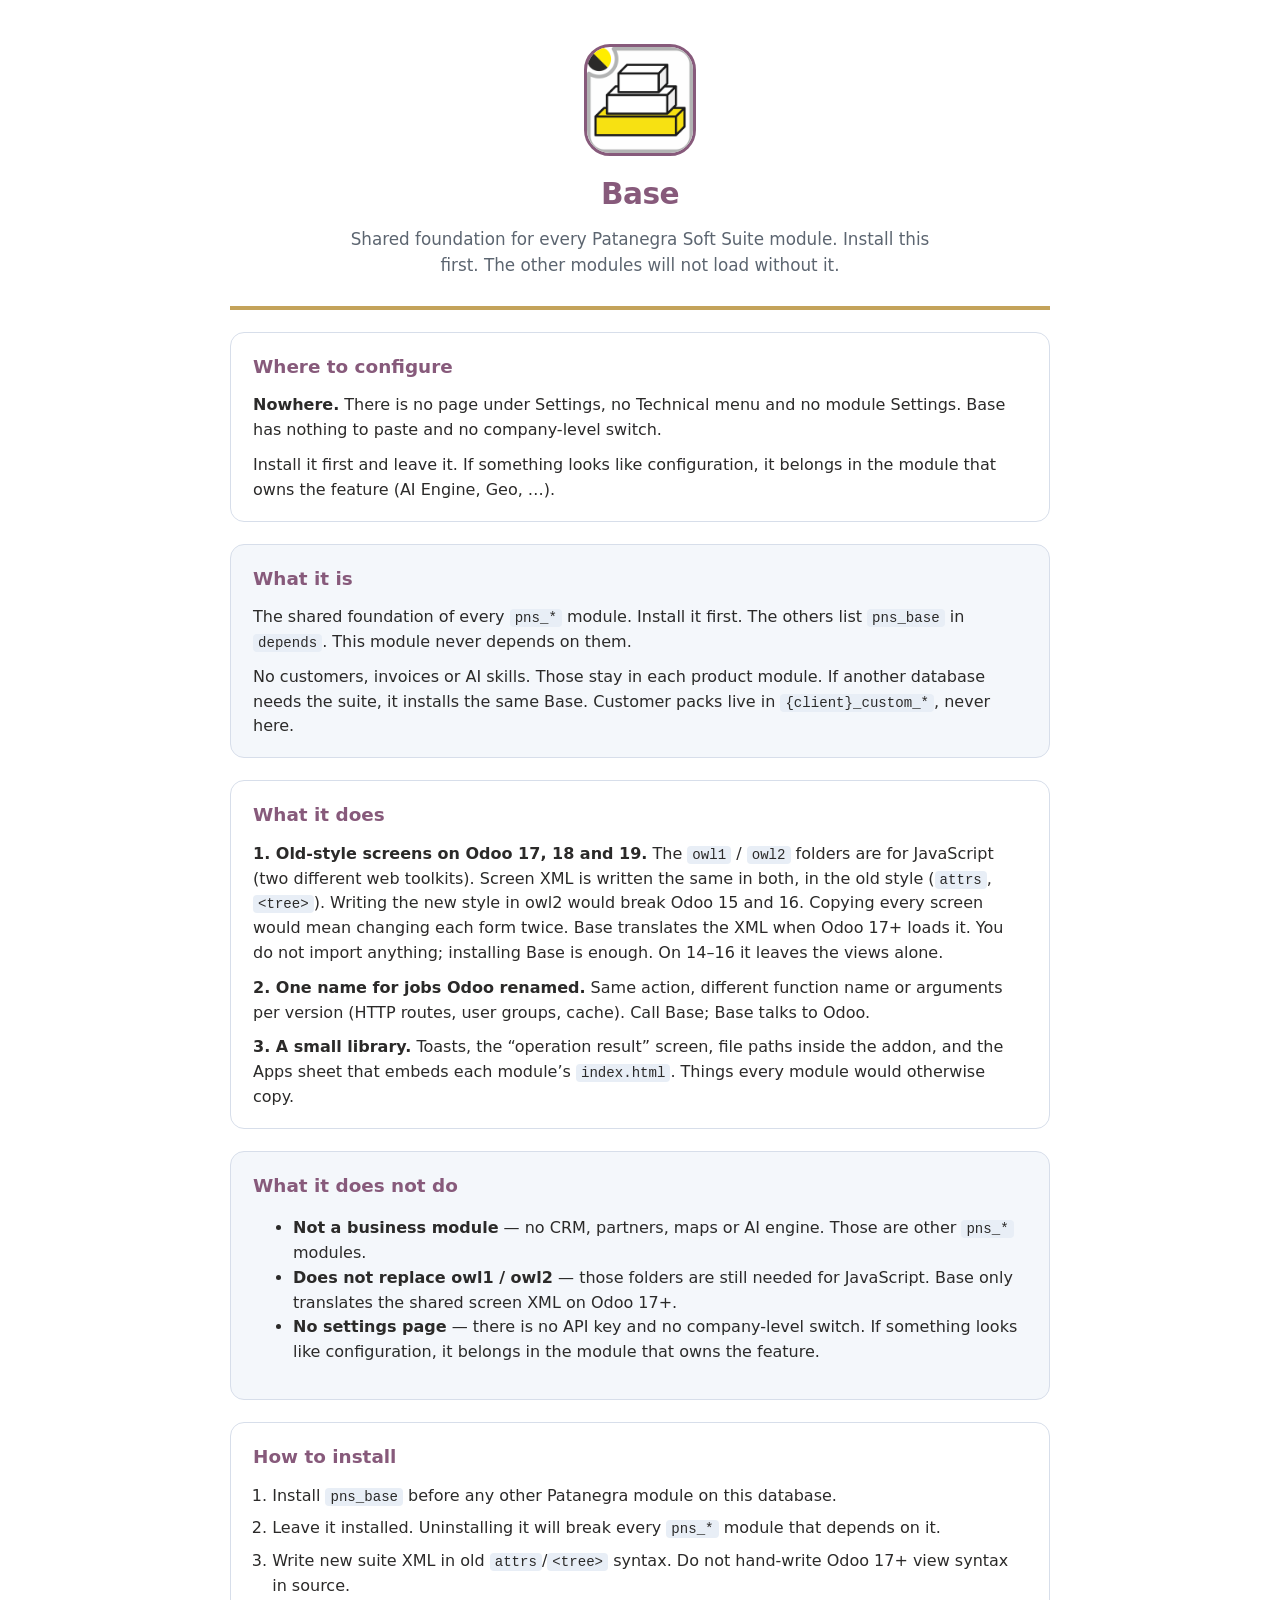
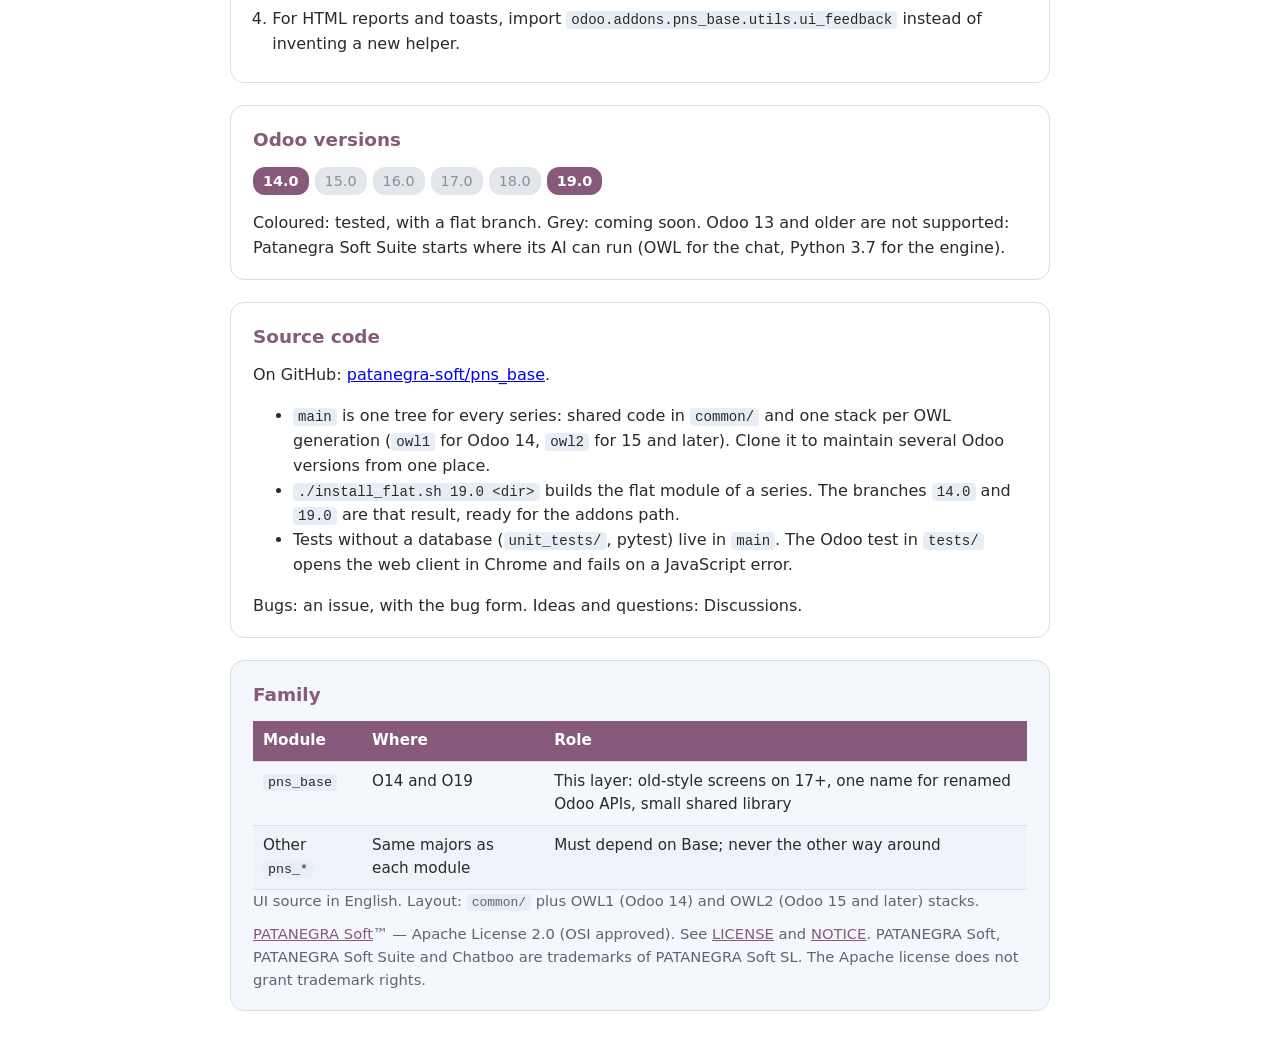
<file: static/description/index.html>
<!DOCTYPE html>
<html lang="en">
<head>
<meta charset="utf-8"/>
<meta http-equiv="Content-Type" content="text/html; charset=utf-8"/>
<meta name="tdm-reservation" content="0"/>
<title>Base</title>
</head>
<body>
<style>
  .pns-apps {
    --apps-brand: #875A7B;
    --apps-accent: #C4A35A;
    --apps-ink: #2B2A29;
    --apps-muted: #5c6570;
    --apps-line: #d7deea;
    --apps-paper: #f4f7fb;
    max-width: 820px;
    margin: 0 auto;
    padding: 28px 20px 40px;
    color: var(--apps-ink);
    font-family: "Segoe UI", system-ui, -apple-system, sans-serif;
    line-height: 1.55;
  }
  .pns-apps * { box-sizing: border-box; }
  .pns-apps-hero {
    text-align: center;
    padding: 8px 0 28px;
    border-bottom: 4px solid var(--apps-accent);
  }
  .pns-apps-hero img {
    width: 112px;
    height: 112px;
    border-radius: 26px;
    border: 3px solid var(--apps-brand);
    background: #fff;
    display: block;
    margin: 0 auto 16px;
  }
  .pns-apps-hero h1 {
    margin: 0 0 8px;
    color: var(--apps-brand);
    font-size: 1.85rem;
    font-weight: 700;
    letter-spacing: -0.02em;
  }
  .pns-apps-hero p {
    margin: 0 auto;
    max-width: 36em;
    color: var(--apps-muted);
    font-size: 1.05rem;
  }
  .pns-apps-card {
    margin-top: 22px;
    padding: 20px 22px 18px;
    background: #fff;
    border: 1px solid var(--apps-line);
    border-radius: 14px;
  }
  .pns-apps-card.alt { background: var(--apps-paper); }
  .pns-apps-card h2 {
    margin: 0 0 12px;
    color: var(--apps-brand);
    font-size: 1.15rem;
  }
  .pns-apps-card p { margin: 0 0 10px; }
  .pns-apps-card p:last-child { margin-bottom: 0; }
  .pns-apps-grid { display: block; }
  .pns-apps-grid ul { margin: 0; padding-left: 1.15em; }
  .pns-apps-grid li { margin: 0 0 10px; }
  .pns-apps-grid li:last-child { margin-bottom: 0; }
  .pns-apps-steps { margin: 0; padding-left: 1.2em; }
  .pns-apps-steps li { margin: 0 0 8px; }
  .pns-apps table {
    width: 100%;
    border-collapse: collapse;
    font-size: 0.95rem;
  }
  .pns-apps th, .pns-apps td {
    text-align: left;
    padding: 8px 10px;
    border-bottom: 1px solid var(--apps-line);
    vertical-align: top;
  }
  .pns-apps th { background: var(--apps-brand); color: #fff; font-weight: 600; }
  .pns-apps tr:nth-child(even) td { background: #eef3f9; }
  .pns-apps code {
    font-family: Consolas, "Courier New", monospace;
    font-size: 0.88em;
    background: #e8eef6;
    padding: 1px 5px;
    border-radius: 4px;
  }
  .pns-apps-foot { margin-top: 18px; color: var(--apps-muted); font-size: 0.92rem; }
  .pns-apps-foot a { color: var(--apps-brand); }
  .pns-apps-series { margin: 4px 0 10px; }
  .pns-apps-series span {
    display: inline-block;
    margin: 0 6px 6px 0;
    padding: 3px 10px;
    border-radius: 12px;
    font-size: 0.9rem;
    font-weight: 600;
    background: var(--apps-brand);
    color: #fff;
  }
  .pns-apps-series span.soon { background: #e3e6ea; color: #8a9099; font-weight: 400; }
  @media (min-width: 700px) {
    .pns-apps-grid { display: grid; grid-template-columns: 1fr 1fr; gap: 0 28px; }
  }
</style>
<div class="pns-apps">
  <header class="pns-apps-hero">
    <img src="icon.png" alt="Base"/>
    <h1>Base</h1>
    <p>Shared foundation for every Patanegra Soft Suite module. Install this first. The other modules will not load without it.</p>
  </header>

  <section class="pns-apps-card">
    <h2>Where to configure</h2>
    <p>
      <strong>Nowhere.</strong> There is no page under Settings, no Technical
      menu and no module Settings. Base has nothing to paste and no
      company-level switch.
    </p>
    <p>
      Install it first and leave it. If something looks like configuration,
      it belongs in the module that owns the feature (AI Engine, Geo, &hellip;).
    </p>
  </section>

  <section class="pns-apps-card alt">
    <h2>What it is</h2>
    <p>
      The shared foundation of every <code>pns_*</code> module. Install it
      first. The others list <code>pns_base</code> in <code>depends</code>.
      This module never depends on them.
    </p>
    <p>
      No customers, invoices or AI skills. Those stay in each product module.
      If another database needs the suite, it installs the same Base.
      Customer packs live in <code>{client}_custom_*</code>, never here.
    </p>
  </section>

  <section class="pns-apps-card">
    <h2>What it does</h2>
    <p>
      <strong>1. Old-style screens on Odoo 17, 18 and 19.</strong>
      The <code>owl1</code> / <code>owl2</code> folders are for JavaScript
      (two different web toolkits). Screen XML is written the same in both,
      in the old style (<code>attrs</code>, <code>&lt;tree&gt;</code>).
      Writing the new style in owl2 would break Odoo 15 and 16. Copying every
      screen would mean changing each form twice. Base translates the XML
      when Odoo 17+ loads it. You do not import anything; installing Base is
      enough. On 14&ndash;16 it leaves the views alone.
    </p>
    <p>
      <strong>2. One name for jobs Odoo renamed.</strong>
      Same action, different function name or arguments per version
      (HTTP routes, user groups, cache). Call Base; Base talks to Odoo.
    </p>
    <p>
      <strong>3. A small library.</strong>
      Toasts, the &ldquo;operation result&rdquo; screen, file paths inside
      the addon, and the Apps sheet that embeds each module&rsquo;s
      <code>index.html</code>. Things every module would otherwise copy.
    </p>
  </section>

  <section class="pns-apps-card alt">
    <h2>What it does not do</h2>
    <ul>
      <li><strong>Not a business module</strong> &mdash; no CRM, partners, maps or AI engine. Those are other <code>pns_*</code> modules.</li>
      <li><strong>Does not replace owl1 / owl2</strong> &mdash; those folders are still needed for JavaScript. Base only translates the shared screen XML on Odoo 17+.</li>
      <li><strong>No settings page</strong> &mdash; there is no API key and no company-level switch. If something looks like configuration, it belongs in the module that owns the feature.</li>
    </ul>
  </section>

  <section class="pns-apps-card">
    <h2>How to install</h2>
    <ol class="pns-apps-steps">
      <li>Install <code>pns_base</code> before any other Patanegra module on this database.</li>
      <li>Leave it installed. Uninstalling it will break every <code>pns_*</code> module that depends on it.</li>
      <li>Write new suite XML in old <code>attrs</code>/<code>&lt;tree&gt;</code> syntax. Do not hand-write Odoo 17+ view syntax in source.</li>
      <li>For HTML reports and toasts, import <code>odoo.addons.pns_base.utils.ui_feedback</code> instead of inventing a new helper.</li>
    </ol>
  </section>

  <section class="pns-apps-card">
    <h2>Odoo versions</h2>
    <p class="pns-apps-series">
      <span>14.0</span><span class="soon">15.0</span><span class="soon">16.0</span><span class="soon">17.0</span><span class="soon">18.0</span><span>19.0</span>
    </p>
    <p>
      Coloured: tested, with a flat branch. Grey: coming soon.
      Odoo 13 and older are not supported: Patanegra Soft Suite starts where
      its AI can run (OWL for the chat, Python 3.7 for the engine).
    </p>
  </section>

  <section class="pns-apps-card">
    <h2>Source code</h2>
    <p>On GitHub: <a href="https://github.com/patanegra-soft/pns_base">patanegra-soft/pns_base</a>.</p>
    <ul>
      <li><code>main</code> is one tree for every series: shared code in <code>common/</code> and one stack per OWL generation (<code>owl1</code> for Odoo 14, <code>owl2</code> for 15 and later). Clone it to maintain several Odoo versions from one place.</li>
      <li><code>./install_flat.sh 19.0 &lt;dir&gt;</code> builds the flat module of a series. The branches <code>14.0</code> and <code>19.0</code> are that result, ready for the addons path.</li>
      <li>Tests without a database (<code>unit_tests/</code>, pytest) live in <code>main</code>. The Odoo test in <code>tests/</code> opens the web client in Chrome and fails on a JavaScript error.</li>
    </ul>
    <p>Bugs: an issue, with the bug form. Ideas and questions: Discussions.</p>
  </section>

  <section class="pns-apps-card alt">
    <h2>Family</h2>
    <table>
      <thead>
        <tr><th>Module</th><th>Where</th><th>Role</th></tr>
      </thead>
      <tbody>
        <tr>
          <td><code>pns_base</code></td>
          <td>O14 and O19</td>
          <td>This layer: old-style screens on 17+, one name for renamed Odoo APIs, small shared library</td>
        </tr>
        <tr>
          <td>Other <code>pns_*</code></td>
          <td>Same majors as each module</td>
          <td>Must depend on Base; never the other way around</td>
        </tr>
      </tbody>
    </table>
    <p class="pns-apps-foot">
      UI source in English. Layout: <code>common/</code> plus OWL1 (Odoo 14) and OWL2 (Odoo 15 and later) stacks.
    </p>
    <p class="pns-apps-foot">
      <a href="https://patanegra.com">PATANEGRA Soft</a>&trade;
      &mdash; Apache License 2.0 (OSI approved). See <a href="LICENSE">LICENSE</a>
      and <a href="NOTICE">NOTICE</a>.
      PATANEGRA Soft, PATANEGRA Soft Suite and Chatboo are trademarks of
      PATANEGRA Soft SL. The Apache license does not grant trademark rights.
    </p>
  </section>
</div>
</body>
</html>
</file>
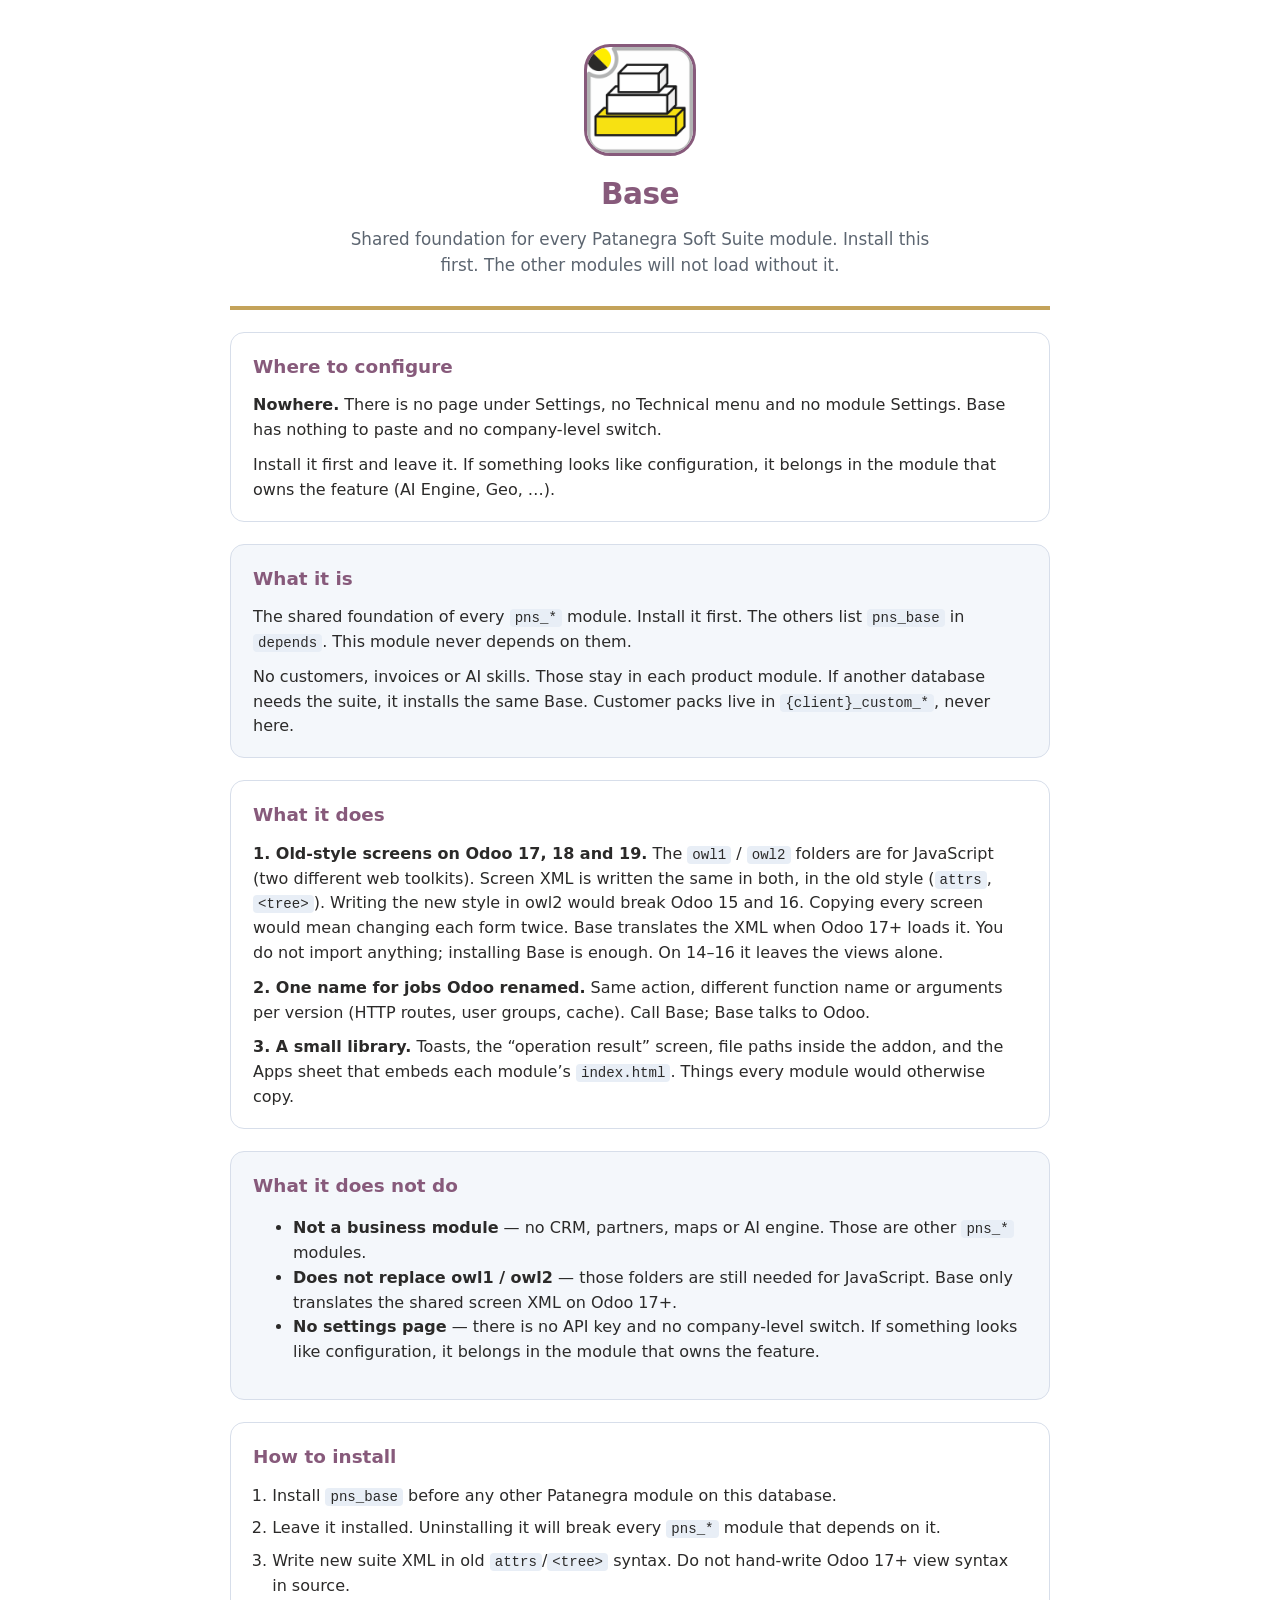
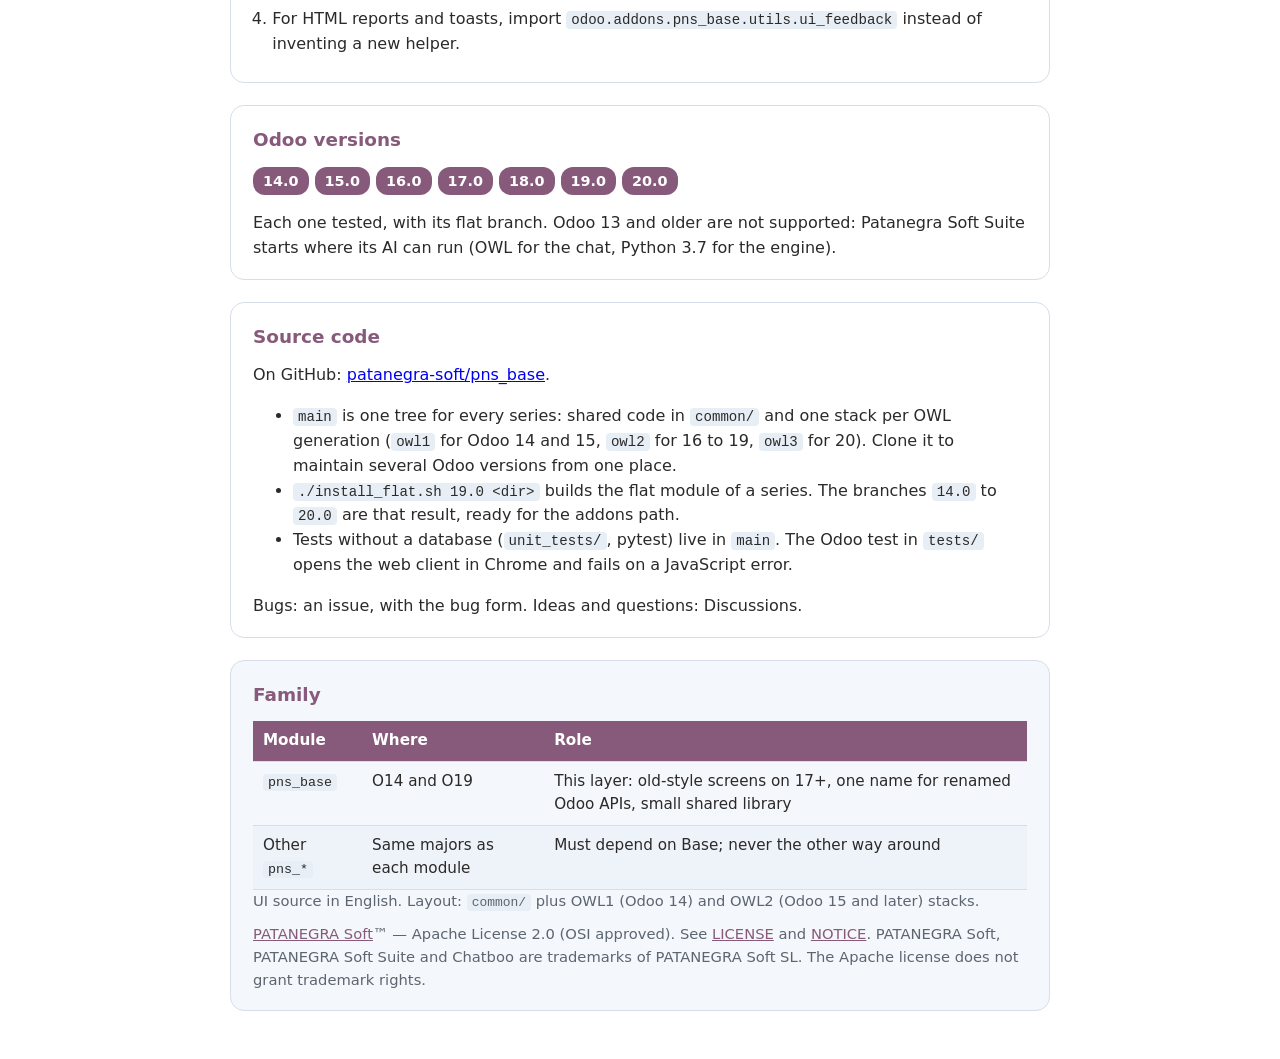
<file: common/static/description/index.html>
<!DOCTYPE html>
<html lang="en">
<head>
<meta charset="utf-8"/>
<meta http-equiv="Content-Type" content="text/html; charset=utf-8"/>
<meta name="tdm-reservation" content="0"/>
<title>Base</title>
</head>
<body>
<style>
  .pns-apps {
    --apps-brand: #875A7B;
    --apps-accent: #C4A35A;
    --apps-ink: #2B2A29;
    --apps-muted: #5c6570;
    --apps-line: #d7deea;
    --apps-paper: #f4f7fb;
    max-width: 820px;
    margin: 0 auto;
    padding: 28px 20px 40px;
    color: var(--apps-ink);
    font-family: "Segoe UI", system-ui, -apple-system, sans-serif;
    line-height: 1.55;
  }
  .pns-apps * { box-sizing: border-box; }
  .pns-apps-hero {
    text-align: center;
    padding: 8px 0 28px;
    border-bottom: 4px solid var(--apps-accent);
  }
  .pns-apps-hero img {
    width: 112px;
    height: 112px;
    border-radius: 26px;
    border: 3px solid var(--apps-brand);
    background: #fff;
    display: block;
    margin: 0 auto 16px;
  }
  .pns-apps-hero h1 {
    margin: 0 0 8px;
    color: var(--apps-brand);
    font-size: 1.85rem;
    font-weight: 700;
    letter-spacing: -0.02em;
  }
  .pns-apps-hero p {
    margin: 0 auto;
    max-width: 36em;
    color: var(--apps-muted);
    font-size: 1.05rem;
  }
  .pns-apps-card {
    margin-top: 22px;
    padding: 20px 22px 18px;
    background: #fff;
    border: 1px solid var(--apps-line);
    border-radius: 14px;
  }
  .pns-apps-card.alt { background: var(--apps-paper); }
  .pns-apps-card h2 {
    margin: 0 0 12px;
    color: var(--apps-brand);
    font-size: 1.15rem;
  }
  .pns-apps-card p { margin: 0 0 10px; }
  .pns-apps-card p:last-child { margin-bottom: 0; }
  .pns-apps-grid { display: block; }
  .pns-apps-grid ul { margin: 0; padding-left: 1.15em; }
  .pns-apps-grid li { margin: 0 0 10px; }
  .pns-apps-grid li:last-child { margin-bottom: 0; }
  .pns-apps-steps { margin: 0; padding-left: 1.2em; }
  .pns-apps-steps li { margin: 0 0 8px; }
  .pns-apps table {
    width: 100%;
    border-collapse: collapse;
    font-size: 0.95rem;
  }
  .pns-apps th, .pns-apps td {
    text-align: left;
    padding: 8px 10px;
    border-bottom: 1px solid var(--apps-line);
    vertical-align: top;
  }
  .pns-apps th { background: var(--apps-brand); color: #fff; font-weight: 600; }
  .pns-apps tr:nth-child(even) td { background: #eef3f9; }
  .pns-apps code {
    font-family: Consolas, "Courier New", monospace;
    font-size: 0.88em;
    background: #e8eef6;
    padding: 1px 5px;
    border-radius: 4px;
  }
  .pns-apps-foot { margin-top: 18px; color: var(--apps-muted); font-size: 0.92rem; }
  .pns-apps-foot a { color: var(--apps-brand); }
  .pns-apps-series { margin: 4px 0 10px; }
  .pns-apps-series span, .pns-apps-series a {
    text-decoration: none;
    display: inline-block;
    margin: 0 6px 6px 0;
    padding: 3px 10px;
    border-radius: 12px;
    font-size: 0.9rem;
    font-weight: 600;
    background: var(--apps-brand);
    color: #fff;
  }
  @media (min-width: 700px) {
    .pns-apps-grid { display: grid; grid-template-columns: 1fr 1fr; gap: 0 28px; }
  }
</style>
<div class="pns-apps">
  <header class="pns-apps-hero">
    <img src="icon.png" alt="Base"/>
    <h1>Base</h1>
    <p>Shared foundation for every Patanegra Soft Suite module. Install this first. The other modules will not load without it.</p>
  </header>

  <section class="pns-apps-card">
    <h2>Where to configure</h2>
    <p>
      <strong>Nowhere.</strong> There is no page under Settings, no Technical
      menu and no module Settings. Base has nothing to paste and no
      company-level switch.
    </p>
    <p>
      Install it first and leave it. If something looks like configuration,
      it belongs in the module that owns the feature (AI Engine, Geo, &hellip;).
    </p>
  </section>

  <section class="pns-apps-card alt">
    <h2>What it is</h2>
    <p>
      The shared foundation of every <code>pns_*</code> module. Install it
      first. The others list <code>pns_base</code> in <code>depends</code>.
      This module never depends on them.
    </p>
    <p>
      No customers, invoices or AI skills. Those stay in each product module.
      If another database needs the suite, it installs the same Base.
      Customer packs live in <code>{client}_custom_*</code>, never here.
    </p>
  </section>

  <section class="pns-apps-card">
    <h2>What it does</h2>
    <p>
      <strong>1. Old-style screens on Odoo 17, 18 and 19.</strong>
      The <code>owl1</code> / <code>owl2</code> folders are for JavaScript
      (two different web toolkits). Screen XML is written the same in both,
      in the old style (<code>attrs</code>, <code>&lt;tree&gt;</code>).
      Writing the new style in owl2 would break Odoo 15 and 16. Copying every
      screen would mean changing each form twice. Base translates the XML
      when Odoo 17+ loads it. You do not import anything; installing Base is
      enough. On 14&ndash;16 it leaves the views alone.
    </p>
    <p>
      <strong>2. One name for jobs Odoo renamed.</strong>
      Same action, different function name or arguments per version
      (HTTP routes, user groups, cache). Call Base; Base talks to Odoo.
    </p>
    <p>
      <strong>3. A small library.</strong>
      Toasts, the &ldquo;operation result&rdquo; screen, file paths inside
      the addon, and the Apps sheet that embeds each module&rsquo;s
      <code>index.html</code>. Things every module would otherwise copy.
    </p>
  </section>

  <section class="pns-apps-card alt">
    <h2>What it does not do</h2>
    <ul>
      <li><strong>Not a business module</strong> &mdash; no CRM, partners, maps or AI engine. Those are other <code>pns_*</code> modules.</li>
      <li><strong>Does not replace owl1 / owl2</strong> &mdash; those folders are still needed for JavaScript. Base only translates the shared screen XML on Odoo 17+.</li>
      <li><strong>No settings page</strong> &mdash; there is no API key and no company-level switch. If something looks like configuration, it belongs in the module that owns the feature.</li>
    </ul>
  </section>

  <section class="pns-apps-card">
    <h2>How to install</h2>
    <ol class="pns-apps-steps">
      <li>Install <code>pns_base</code> before any other Patanegra module on this database.</li>
      <li>Leave it installed. Uninstalling it will break every <code>pns_*</code> module that depends on it.</li>
      <li>Write new suite XML in old <code>attrs</code>/<code>&lt;tree&gt;</code> syntax. Do not hand-write Odoo 17+ view syntax in source.</li>
      <li>For HTML reports and toasts, import <code>odoo.addons.pns_base.utils.ui_feedback</code> instead of inventing a new helper.</li>
    </ol>
  </section>

  <section class="pns-apps-card">
    <h2>Odoo versions</h2>
    <p class="pns-apps-series">
      <a href="https://www.patanegra.com/odoo-14-ai.html">14.0</a><a href="https://www.patanegra.com/odoo-15-ai.html">15.0</a><a href="https://www.patanegra.com/odoo-16-ai.html">16.0</a><a href="https://www.patanegra.com/odoo-17-ai.html">17.0</a><a href="https://www.patanegra.com/odoo-18-ai.html">18.0</a><a href="https://www.patanegra.com/odoo-19-ai.html">19.0</a><a href="https://www.patanegra.com/odoo-20-ai.html">20.0</a>
    </p>
    <p>
      Each one tested, with its flat branch.
      Odoo 13 and older are not supported: Patanegra Soft Suite starts where
      its AI can run (OWL for the chat, Python 3.7 for the engine).
    </p>
  </section>

  <section class="pns-apps-card">
    <h2>Source code</h2>
    <p>On GitHub: <a href="https://github.com/patanegra-soft/pns_base">patanegra-soft/pns_base</a>.</p>
    <ul>
      <li><code>main</code> is one tree for every series: shared code in <code>common/</code> and one stack per OWL generation (<code>owl1</code> for Odoo 14 and 15, <code>owl2</code> for 16 to 19, <code>owl3</code> for 20). Clone it to maintain several Odoo versions from one place.</li>
      <li><code>./install_flat.sh 19.0 &lt;dir&gt;</code> builds the flat module of a series. The branches <code>14.0</code> to <code>20.0</code> are that result, ready for the addons path.</li>
      <li>Tests without a database (<code>unit_tests/</code>, pytest) live in <code>main</code>. The Odoo test in <code>tests/</code> opens the web client in Chrome and fails on a JavaScript error.</li>
    </ul>
    <p>Bugs: an issue, with the bug form. Ideas and questions: Discussions.</p>
  </section>

  <section class="pns-apps-card alt">
    <h2>Family</h2>
    <table>
      <thead>
        <tr><th>Module</th><th>Where</th><th>Role</th></tr>
      </thead>
      <tbody>
        <tr>
          <td><code>pns_base</code></td>
          <td>O14 and O19</td>
          <td>This layer: old-style screens on 17+, one name for renamed Odoo APIs, small shared library</td>
        </tr>
        <tr>
          <td>Other <code>pns_*</code></td>
          <td>Same majors as each module</td>
          <td>Must depend on Base; never the other way around</td>
        </tr>
      </tbody>
    </table>
    <p class="pns-apps-foot">
      UI source in English. Layout: <code>common/</code> plus OWL1 (Odoo 14) and OWL2 (Odoo 15 and later) stacks.
    </p>
    <p class="pns-apps-foot">
      <a href="https://patanegra.com">PATANEGRA Soft</a>&trade;
      &mdash; Apache License 2.0 (OSI approved). See <a href="LICENSE">LICENSE</a>
      and <a href="NOTICE">NOTICE</a>.
      PATANEGRA Soft, PATANEGRA Soft Suite and Chatboo are trademarks of
      PATANEGRA Soft SL. The Apache license does not grant trademark rights.
    </p>
  </section>
</div>
</body>
</html>
</file>
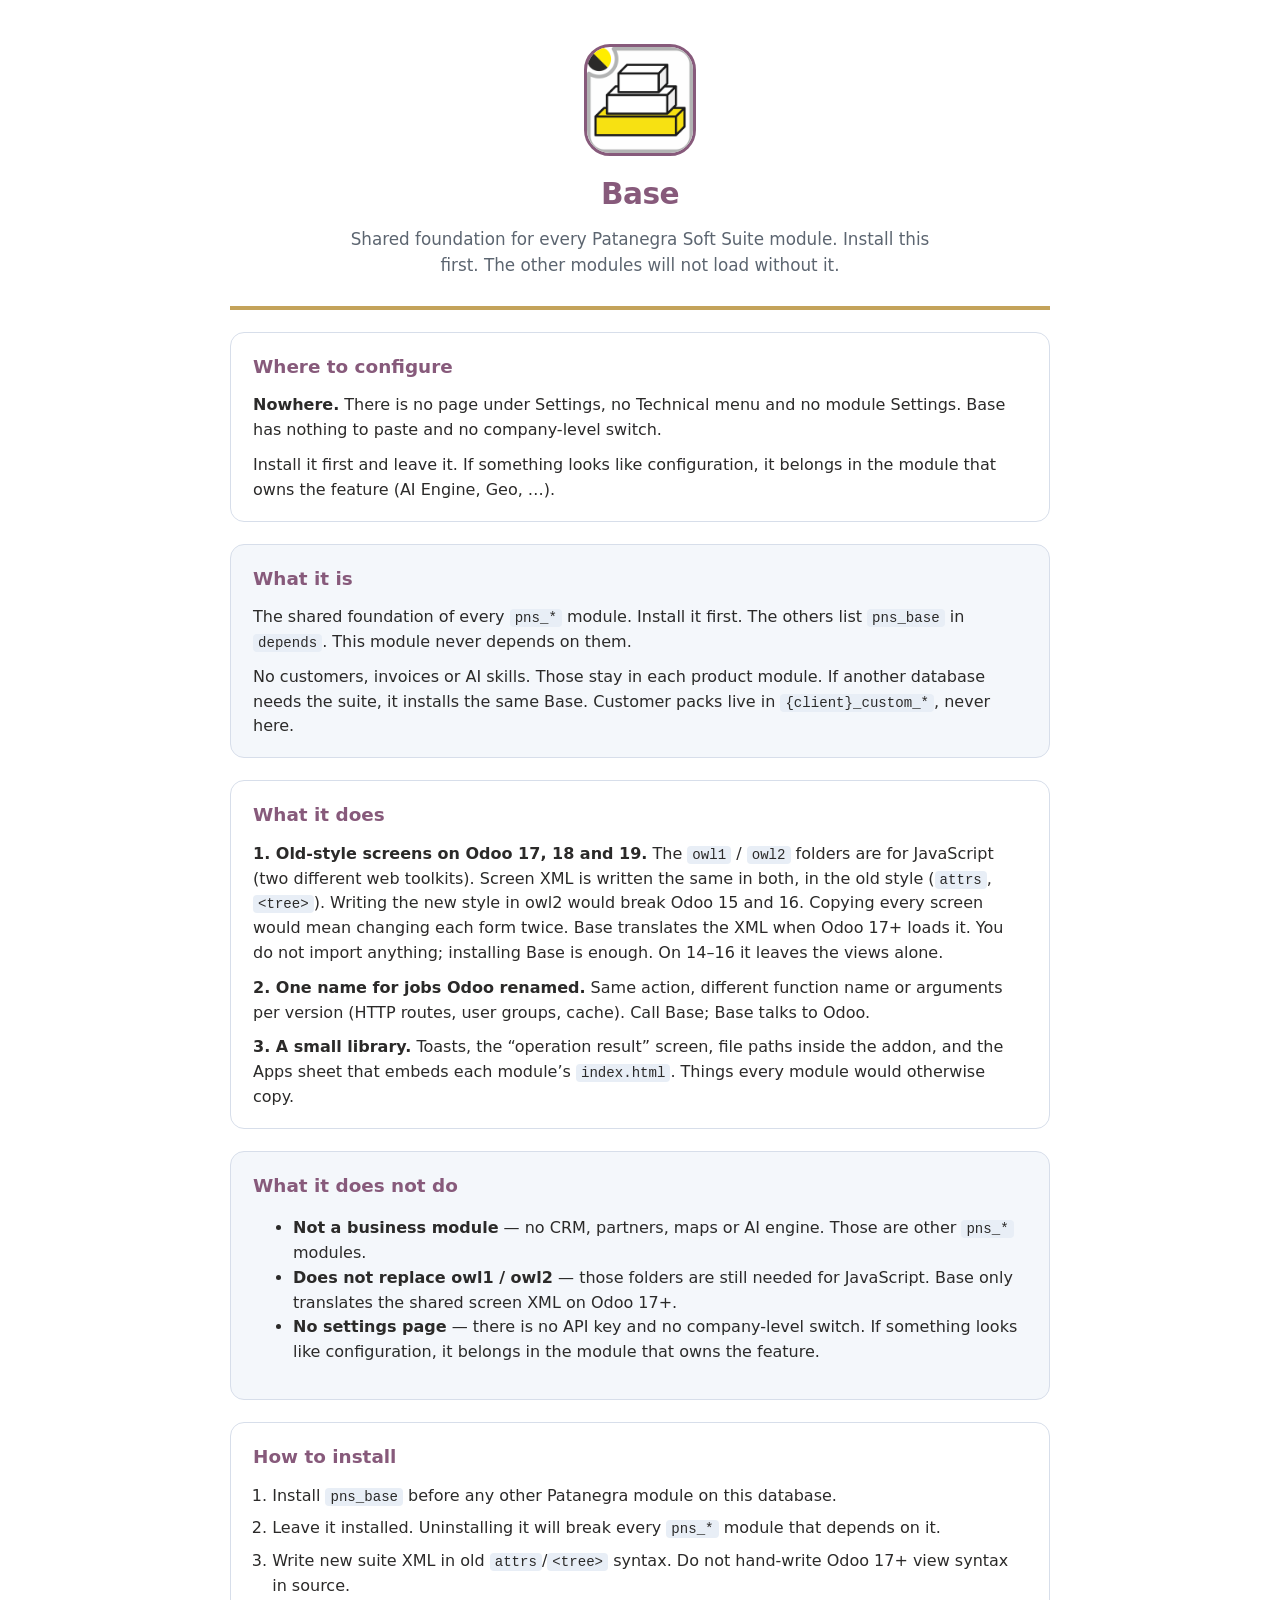
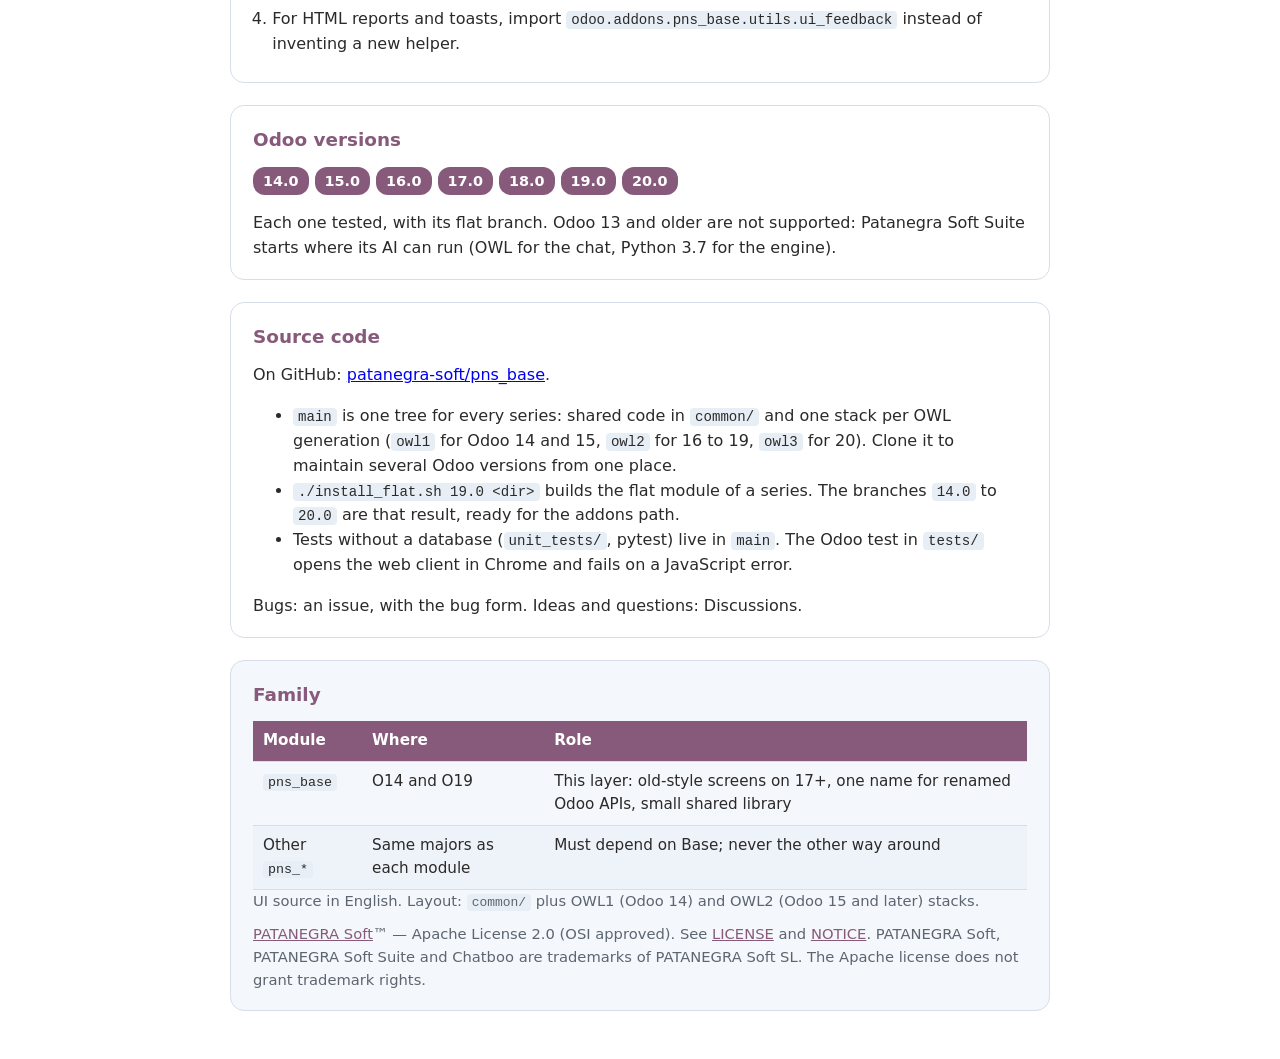
<file: pns_base/static/description/index.html>
<!DOCTYPE html>
<html lang="en">
<head>
<meta charset="utf-8"/>
<meta http-equiv="Content-Type" content="text/html; charset=utf-8"/>
<meta name="tdm-reservation" content="0"/>
<title>Base</title>
</head>
<body>
<style>
.pns-apps * { box-sizing: border-box !important }
.pns-apps-card p:last-child { margin-bottom: 0 !important }
.pns-apps-grid li:last-child { margin-bottom: 0 !important }
.pns-apps tr:nth-child(even) td { background: #eef3f9 !important }
@media (min-width: 700px) {
  .pns-apps-grid { display: grid !important; grid-template-columns: 1fr 1fr !important; gap: 0 28px !important }

  }
</style>
<div class="pns-apps" style="--apps-brand: #875A7B; --apps-accent: #C4A35A; --apps-ink: #2B2A29; --apps-muted: #5c6570; --apps-line: #d7deea; --apps-paper: #f4f7fb; max-width: 820px; margin: 0 auto; padding: 28px 20px 40px; color: var(--apps-ink); font-family: 'Segoe UI', system-ui, -apple-system, sans-serif; line-height: 1.55">
  <header class="pns-apps-hero" style="text-align: center; padding: 8px 0 28px; border-bottom: 4px solid var(--apps-accent)">
    <img src="icon.png" alt="Base" style="width: 112px; height: 112px; border-radius: 26px; border: 3px solid var(--apps-brand); background-color: #fff; display: block; margin: 0 auto 16px" />
    <h1 style="margin: 0 0 8px; color: var(--apps-brand); font-size: 1.85rem; font-weight: 700; letter-spacing: -0.02em">Base</h1>
    <p style="margin: 0 auto; max-width: 36em; color: var(--apps-muted); font-size: 1.05rem">Shared foundation for every Patanegra Soft Suite module. Install this first. The other modules will not load without it.</p>
  </header>

  <section class="pns-apps-card" style="margin-top: 22px; padding: 20px 22px 18px; background-color: #fff; border: 1px solid var(--apps-line); border-radius: 14px">
    <h2 style="margin: 0 0 12px; color: var(--apps-brand); font-size: 1.15rem">Where to configure</h2>
    <p style="margin: 0 0 10px">
      <strong>Nowhere.</strong> There is no page under Settings, no Technical
      menu and no module Settings. Base has nothing to paste and no
      company-level switch.
    </p>
    <p style="margin: 0 0 10px">
      Install it first and leave it. If something looks like configuration,
      it belongs in the module that owns the feature (AI Engine, Geo, &hellip;).
    </p>
  </section>

  <section class="pns-apps-card alt" style="margin-top: 22px; padding: 20px 22px 18px; border: 1px solid var(--apps-line); border-radius: 14px; background: var(--apps-paper)">
    <h2 style="margin: 0 0 12px; color: var(--apps-brand); font-size: 1.15rem">What it is</h2>
    <p style="margin: 0 0 10px">
      The shared foundation of every <code style="font-family: Consolas, 'Courier New', monospace; font-size: 0.88em; background-color: #e8eef6; padding: 1px 5px; border-radius: 4px">pns_*</code> module. Install it
      first. The others list <code style="font-family: Consolas, 'Courier New', monospace; font-size: 0.88em; background-color: #e8eef6; padding: 1px 5px; border-radius: 4px">pns_base</code> in <code style="font-family: Consolas, 'Courier New', monospace; font-size: 0.88em; background-color: #e8eef6; padding: 1px 5px; border-radius: 4px">depends</code>.
      This module never depends on them.
    </p>
    <p style="margin: 0 0 10px">
      No customers, invoices or AI skills. Those stay in each product module.
      If another database needs the suite, it installs the same Base.
      Customer packs live in <code style="font-family: Consolas, 'Courier New', monospace; font-size: 0.88em; background-color: #e8eef6; padding: 1px 5px; border-radius: 4px">{client}_custom_*</code>, never here.
    </p>
  </section>

  <section class="pns-apps-card" style="margin-top: 22px; padding: 20px 22px 18px; background-color: #fff; border: 1px solid var(--apps-line); border-radius: 14px">
    <h2 style="margin: 0 0 12px; color: var(--apps-brand); font-size: 1.15rem">What it does</h2>
    <p style="margin: 0 0 10px">
      <strong>1. Old-style screens on Odoo 17, 18 and 19.</strong>
      The <code style="font-family: Consolas, 'Courier New', monospace; font-size: 0.88em; background-color: #e8eef6; padding: 1px 5px; border-radius: 4px">owl1</code> / <code style="font-family: Consolas, 'Courier New', monospace; font-size: 0.88em; background-color: #e8eef6; padding: 1px 5px; border-radius: 4px">owl2</code> folders are for JavaScript
      (two different web toolkits). Screen XML is written the same in both,
      in the old style (<code style="font-family: Consolas, 'Courier New', monospace; font-size: 0.88em; background-color: #e8eef6; padding: 1px 5px; border-radius: 4px">attrs</code>, <code style="font-family: Consolas, 'Courier New', monospace; font-size: 0.88em; background-color: #e8eef6; padding: 1px 5px; border-radius: 4px">&lt;tree&gt;</code>).
      Writing the new style in owl2 would break Odoo 15 and 16. Copying every
      screen would mean changing each form twice. Base translates the XML
      when Odoo 17+ loads it. You do not import anything; installing Base is
      enough. On 14&ndash;16 it leaves the views alone.
    </p>
    <p style="margin: 0 0 10px">
      <strong>2. One name for jobs Odoo renamed.</strong>
      Same action, different function name or arguments per version
      (HTTP routes, user groups, cache). Call Base; Base talks to Odoo.
    </p>
    <p style="margin: 0 0 10px">
      <strong>3. A small library.</strong>
      Toasts, the &ldquo;operation result&rdquo; screen, file paths inside
      the addon, and the Apps sheet that embeds each module&rsquo;s
      <code style="font-family: Consolas, 'Courier New', monospace; font-size: 0.88em; background-color: #e8eef6; padding: 1px 5px; border-radius: 4px">index.html</code>. Things every module would otherwise copy.
    </p>
  </section>

  <section class="pns-apps-card alt" style="margin-top: 22px; padding: 20px 22px 18px; border: 1px solid var(--apps-line); border-radius: 14px; background: var(--apps-paper)">
    <h2 style="margin: 0 0 12px; color: var(--apps-brand); font-size: 1.15rem">What it does not do</h2>
    <ul>
      <li><strong>Not a business module</strong> &mdash; no CRM, partners, maps or AI engine. Those are other <code style="font-family: Consolas, 'Courier New', monospace; font-size: 0.88em; background-color: #e8eef6; padding: 1px 5px; border-radius: 4px">pns_*</code> modules.</li>
      <li><strong>Does not replace owl1 / owl2</strong> &mdash; those folders are still needed for JavaScript. Base only translates the shared screen XML on Odoo 17+.</li>
      <li><strong>No settings page</strong> &mdash; there is no API key and no company-level switch. If something looks like configuration, it belongs in the module that owns the feature.</li>
    </ul>
  </section>

  <section class="pns-apps-card" style="margin-top: 22px; padding: 20px 22px 18px; background-color: #fff; border: 1px solid var(--apps-line); border-radius: 14px">
    <h2 style="margin: 0 0 12px; color: var(--apps-brand); font-size: 1.15rem">How to install</h2>
    <ol class="pns-apps-steps" style="margin: 0; padding-left: 1.2em">
      <li style="margin: 0 0 8px">Install <code style="font-family: Consolas, 'Courier New', monospace; font-size: 0.88em; background-color: #e8eef6; padding: 1px 5px; border-radius: 4px">pns_base</code> before any other Patanegra module on this database.</li>
      <li style="margin: 0 0 8px">Leave it installed. Uninstalling it will break every <code style="font-family: Consolas, 'Courier New', monospace; font-size: 0.88em; background-color: #e8eef6; padding: 1px 5px; border-radius: 4px">pns_*</code> module that depends on it.</li>
      <li style="margin: 0 0 8px">Write new suite XML in old <code style="font-family: Consolas, 'Courier New', monospace; font-size: 0.88em; background-color: #e8eef6; padding: 1px 5px; border-radius: 4px">attrs</code>/<code style="font-family: Consolas, 'Courier New', monospace; font-size: 0.88em; background-color: #e8eef6; padding: 1px 5px; border-radius: 4px">&lt;tree&gt;</code> syntax. Do not hand-write Odoo 17+ view syntax in source.</li>
      <li style="margin: 0 0 8px">For HTML reports and toasts, import <code style="font-family: Consolas, 'Courier New', monospace; font-size: 0.88em; background-color: #e8eef6; padding: 1px 5px; border-radius: 4px">odoo.addons.pns_base.utils.ui_feedback</code> instead of inventing a new helper.</li>
    </ol>
  </section>

  <section class="pns-apps-card" style="margin-top: 22px; padding: 20px 22px 18px; background-color: #fff; border: 1px solid var(--apps-line); border-radius: 14px">
    <h2 style="margin: 0 0 12px; color: var(--apps-brand); font-size: 1.15rem">Odoo versions</h2>
    <p class="pns-apps-series" style="margin: 0 0 10px">
      <a href="https://www.patanegra.com/odoo-14-ai.html" style="text-decoration: none; display: inline-block; margin: 0 6px 6px 0; padding: 3px 10px; border-radius: 12px; font-size: 0.9rem; font-weight: 600; background: var(--apps-brand); color: #fff">14.0</a><a href="https://www.patanegra.com/odoo-15-ai.html" style="text-decoration: none; display: inline-block; margin: 0 6px 6px 0; padding: 3px 10px; border-radius: 12px; font-size: 0.9rem; font-weight: 600; background: var(--apps-brand); color: #fff">15.0</a><a href="https://www.patanegra.com/odoo-16-ai.html" style="text-decoration: none; display: inline-block; margin: 0 6px 6px 0; padding: 3px 10px; border-radius: 12px; font-size: 0.9rem; font-weight: 600; background: var(--apps-brand); color: #fff">16.0</a><a href="https://www.patanegra.com/odoo-17-ai.html" style="text-decoration: none; display: inline-block; margin: 0 6px 6px 0; padding: 3px 10px; border-radius: 12px; font-size: 0.9rem; font-weight: 600; background: var(--apps-brand); color: #fff">17.0</a><a href="https://www.patanegra.com/odoo-18-ai.html" style="text-decoration: none; display: inline-block; margin: 0 6px 6px 0; padding: 3px 10px; border-radius: 12px; font-size: 0.9rem; font-weight: 600; background: var(--apps-brand); color: #fff">18.0</a><a href="https://www.patanegra.com/odoo-19-ai.html" style="text-decoration: none; display: inline-block; margin: 0 6px 6px 0; padding: 3px 10px; border-radius: 12px; font-size: 0.9rem; font-weight: 600; background: var(--apps-brand); color: #fff">19.0</a><a href="https://www.patanegra.com/odoo-20-ai.html" style="text-decoration: none; display: inline-block; margin: 0 6px 6px 0; padding: 3px 10px; border-radius: 12px; font-size: 0.9rem; font-weight: 600; background: var(--apps-brand); color: #fff">20.0</a>
    </p>
    <p style="margin: 0 0 10px">
      Each one tested, with its flat branch.
      Odoo 13 and older are not supported: Patanegra Soft Suite starts where
      its AI can run (OWL for the chat, Python 3.7 for the engine).
    </p>
  </section>

  <section class="pns-apps-card" style="margin-top: 22px; padding: 20px 22px 18px; background-color: #fff; border: 1px solid var(--apps-line); border-radius: 14px">
    <h2 style="margin: 0 0 12px; color: var(--apps-brand); font-size: 1.15rem">Source code</h2>
    <p style="margin: 0 0 10px">On GitHub: <a href="https://github.com/patanegra-soft/pns_base">patanegra-soft/pns_base</a>.</p>
    <ul>
      <li><code style="font-family: Consolas, 'Courier New', monospace; font-size: 0.88em; background-color: #e8eef6; padding: 1px 5px; border-radius: 4px">main</code> is one tree for every series: shared code in <code style="font-family: Consolas, 'Courier New', monospace; font-size: 0.88em; background-color: #e8eef6; padding: 1px 5px; border-radius: 4px">common/</code> and one stack per OWL generation (<code style="font-family: Consolas, 'Courier New', monospace; font-size: 0.88em; background-color: #e8eef6; padding: 1px 5px; border-radius: 4px">owl1</code> for Odoo 14 and 15, <code style="font-family: Consolas, 'Courier New', monospace; font-size: 0.88em; background-color: #e8eef6; padding: 1px 5px; border-radius: 4px">owl2</code> for 16 to 19, <code style="font-family: Consolas, 'Courier New', monospace; font-size: 0.88em; background-color: #e8eef6; padding: 1px 5px; border-radius: 4px">owl3</code> for 20). Clone it to maintain several Odoo versions from one place.</li>
      <li><code style="font-family: Consolas, 'Courier New', monospace; font-size: 0.88em; background-color: #e8eef6; padding: 1px 5px; border-radius: 4px">./install_flat.sh 19.0 &lt;dir&gt;</code> builds the flat module of a series. The branches <code style="font-family: Consolas, 'Courier New', monospace; font-size: 0.88em; background-color: #e8eef6; padding: 1px 5px; border-radius: 4px">14.0</code> to <code style="font-family: Consolas, 'Courier New', monospace; font-size: 0.88em; background-color: #e8eef6; padding: 1px 5px; border-radius: 4px">20.0</code> are that result, ready for the addons path.</li>
      <li>Tests without a database (<code style="font-family: Consolas, 'Courier New', monospace; font-size: 0.88em; background-color: #e8eef6; padding: 1px 5px; border-radius: 4px">unit_tests/</code>, pytest) live in <code style="font-family: Consolas, 'Courier New', monospace; font-size: 0.88em; background-color: #e8eef6; padding: 1px 5px; border-radius: 4px">main</code>. The Odoo test in <code style="font-family: Consolas, 'Courier New', monospace; font-size: 0.88em; background-color: #e8eef6; padding: 1px 5px; border-radius: 4px">tests/</code> opens the web client in Chrome and fails on a JavaScript error.</li>
    </ul>
    <p style="margin: 0 0 10px">Bugs: an issue, with the bug form. Ideas and questions: Discussions.</p>
  </section>

  <section class="pns-apps-card alt" style="margin-top: 22px; padding: 20px 22px 18px; border: 1px solid var(--apps-line); border-radius: 14px; background: var(--apps-paper)">
    <h2 style="margin: 0 0 12px; color: var(--apps-brand); font-size: 1.15rem">Family</h2>
    <table style="width: 100%; border-collapse: collapse; font-size: 0.95rem">
      <thead>
        <tr><th style="text-align: left; padding: 8px 10px; border-bottom: 1px solid var(--apps-line); vertical-align: top; background: var(--apps-brand); color: #fff; font-weight: 600">Module</th><th style="text-align: left; padding: 8px 10px; border-bottom: 1px solid var(--apps-line); vertical-align: top; background: var(--apps-brand); color: #fff; font-weight: 600">Where</th><th style="text-align: left; padding: 8px 10px; border-bottom: 1px solid var(--apps-line); vertical-align: top; background: var(--apps-brand); color: #fff; font-weight: 600">Role</th></tr>
      </thead>
      <tbody>
        <tr>
          <td style="text-align: left; padding: 8px 10px; border-bottom: 1px solid var(--apps-line); vertical-align: top"><code style="font-family: Consolas, 'Courier New', monospace; font-size: 0.88em; background-color: #e8eef6; padding: 1px 5px; border-radius: 4px">pns_base</code></td>
          <td style="text-align: left; padding: 8px 10px; border-bottom: 1px solid var(--apps-line); vertical-align: top">O14 and O19</td>
          <td style="text-align: left; padding: 8px 10px; border-bottom: 1px solid var(--apps-line); vertical-align: top">This layer: old-style screens on 17+, one name for renamed Odoo APIs, small shared library</td>
        </tr>
        <tr>
          <td style="text-align: left; padding: 8px 10px; border-bottom: 1px solid var(--apps-line); vertical-align: top">Other <code style="font-family: Consolas, 'Courier New', monospace; font-size: 0.88em; background-color: #e8eef6; padding: 1px 5px; border-radius: 4px">pns_*</code></td>
          <td style="text-align: left; padding: 8px 10px; border-bottom: 1px solid var(--apps-line); vertical-align: top">Same majors as each module</td>
          <td style="text-align: left; padding: 8px 10px; border-bottom: 1px solid var(--apps-line); vertical-align: top">Must depend on Base; never the other way around</td>
        </tr>
      </tbody>
    </table>
    <p class="pns-apps-foot" style="margin-top: 18px; color: var(--apps-muted); font-size: 0.92rem; margin: 0 0 10px">
      UI source in English. Layout: <code style="font-family: Consolas, 'Courier New', monospace; font-size: 0.88em; background-color: #e8eef6; padding: 1px 5px; border-radius: 4px">common/</code> plus OWL1 (Odoo 14) and OWL2 (Odoo 15 and later) stacks.
    </p>
    <p class="pns-apps-foot" style="margin-top: 18px; color: var(--apps-muted); font-size: 0.92rem; margin: 0 0 10px">
      <a href="https://patanegra.com" style="color: var(--apps-brand)">PATANEGRA Soft</a>&trade;
      &mdash; Apache License 2.0 (OSI approved). See <a href="LICENSE" style="color: var(--apps-brand)">LICENSE</a>
      and <a href="NOTICE" style="color: var(--apps-brand)">NOTICE</a>.
      PATANEGRA Soft, PATANEGRA Soft Suite and Chatboo are trademarks of
      PATANEGRA Soft SL. The Apache license does not grant trademark rights.
    </p>
  </section>
</div>
</body>
</html>
</file>
